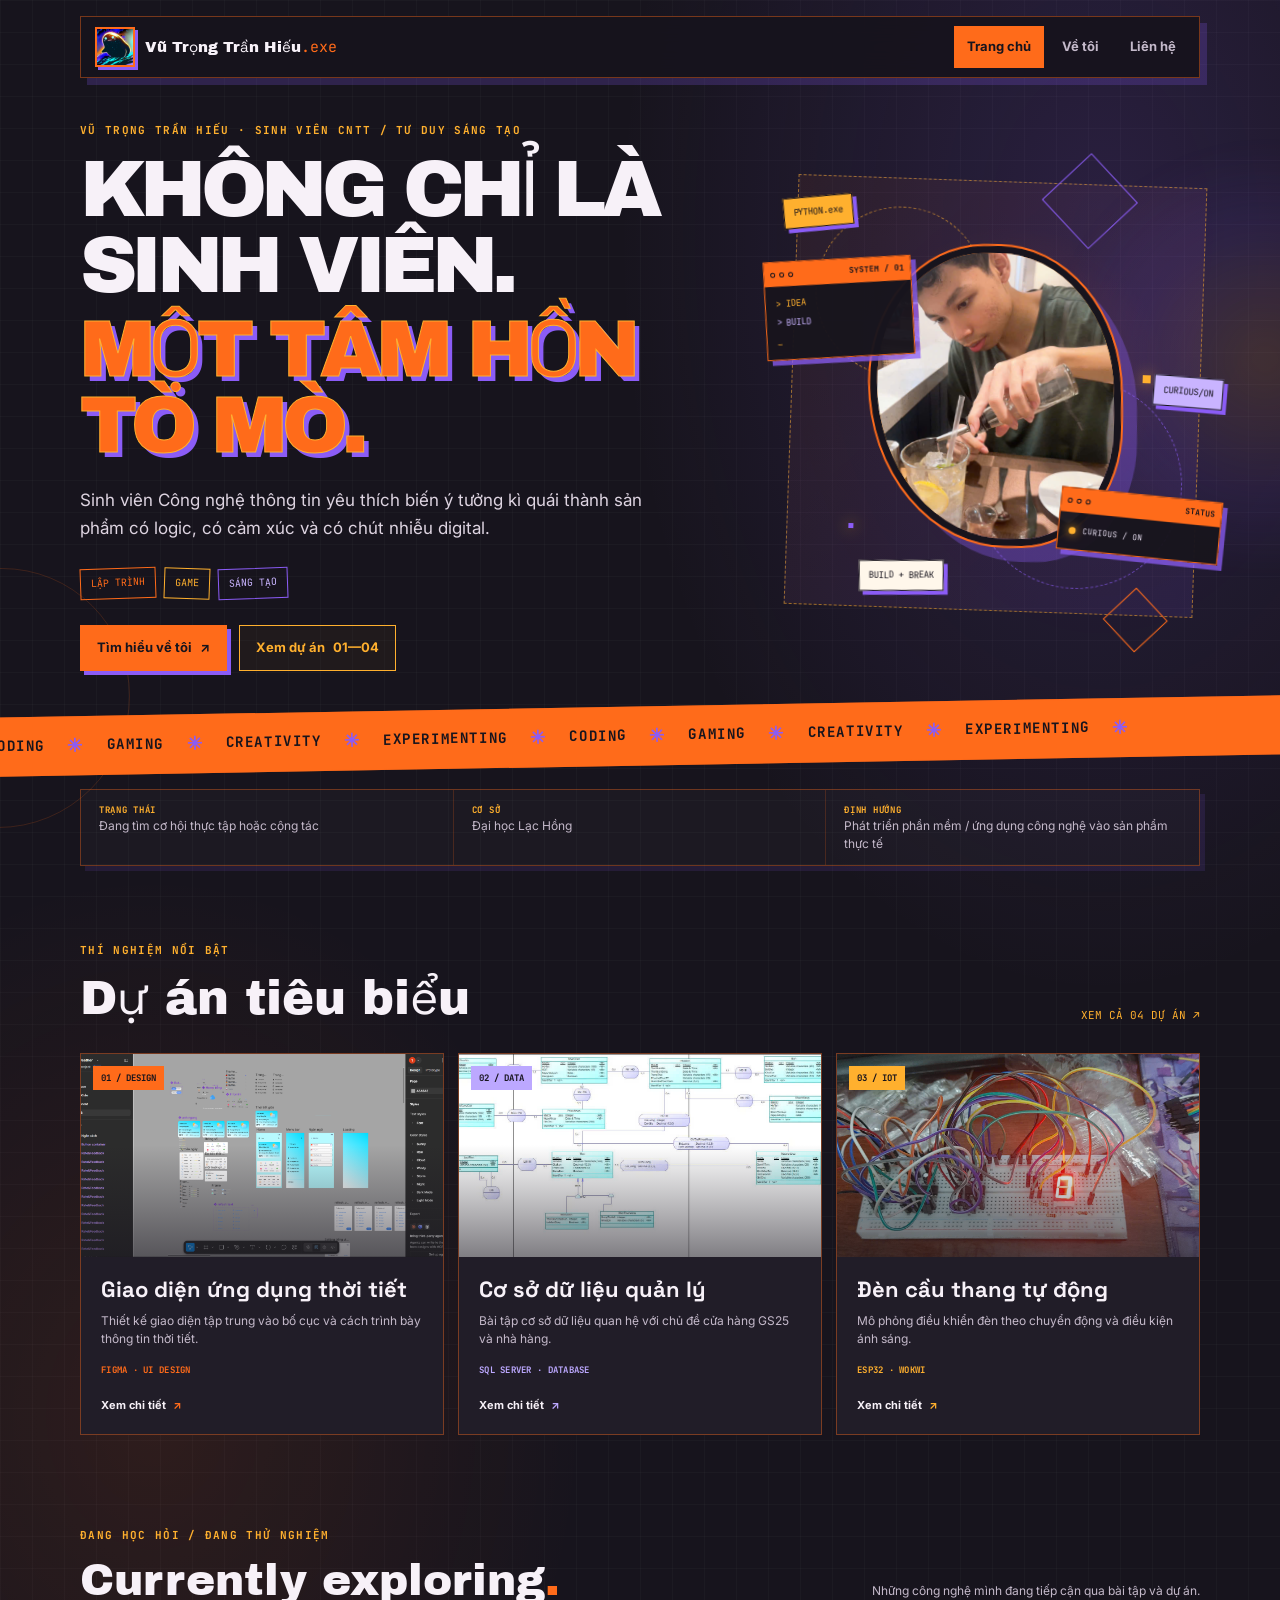
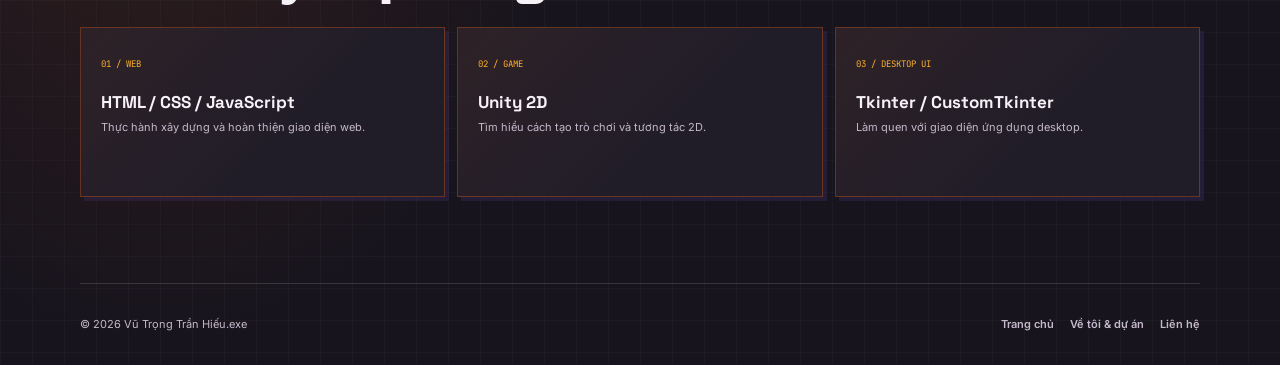
<file: index.html>
<!DOCTYPE html>
<html lang="vi">
<head>
  <meta charset="UTF-8">
  <meta name="viewport" content="width=device-width, initial-scale=1.0">
  <meta name="description" content="CV điện tử của Vũ Trọng Trần Hiếu, sinh viên Công nghệ thông tin tại Đại học Lạc Hồng.">
  <meta name="theme-color" content="#17141D">
  <title>Vũ Trọng Trần Hiếu | CV điện tử</title>
  <link rel="preconnect" href="https://fonts.googleapis.com">
  <link rel="preconnect" href="https://fonts.gstatic.com" crossorigin>
  <link href="https://fonts.googleapis.com/css2?family=Archivo+Black&family=Inter:wght@400;500;600;700&family=JetBrains+Mono:wght@500;700&family=Space+Grotesk:wght@500;600;700&display=swap" rel="stylesheet">
  <link rel="stylesheet" href="styles.css">
</head>
<body class="page-home">
  <nav class="nav" aria-label="Điều hướng chính">
    <a class="brand" href="index.html" aria-label="Về trang chủ Vũ Trọng Trần Hiếu.exe">
      <span class="brand-mark"><img src="images/logo.jpg" alt="" aria-hidden="true"></span>
      <span class="brand-name">Vũ Trọng Trần Hiếu<span class="brand-dot">.exe</span></span>
    </a>
    <button class="menu-toggle" type="button" aria-expanded="false" aria-controls="nav-links" aria-label="Mở menu">
      <span></span><span></span><span></span>
    </button>
    <div class="nav-links" id="nav-links">
      <a class="active" href="index.html" aria-current="page">Trang chủ</a>
      <a href="portfolio.html">Về tôi</a>
      <a href="contact.html">Liên hệ</a>
    </div>
  </nav>

  <main>
    <section class="hero section" aria-labelledby="home-title">
      <div class="hero-content">
        <p class="eyebrow">Vũ Trọng Trần Hiếu · SINH VIÊN CNTT / TƯ DUY SÁNG TẠO</p>
        <h1 id="home-title" class="glitch"><span class="title-main">KHÔNG CHỈ LÀ<br>SINH VIÊN.</span><span class="title-highlight">MỘT TÂM HỒN<br>TÒ MÒ.</span></h1>
        <p class="hero-summary">
          Sinh viên Công nghệ thông tin yêu thích biến ý tưởng kì quái thành sản phẩm có logic, có cảm xúc và có chút nhiễu digital.
        </p>
        <div class="chaos-tags" aria-label="Lĩnh vực quan tâm">
          <span>LẬP TRÌNH</span><span>GAME</span><span>SÁNG TẠO</span>
        </div>
        <div class="hero-actions">
          <a class="button primary" href="portfolio.html">Tìm hiểu về tôi <span aria-hidden="true">↗</span></a>
          <a class="button secondary" href="portfolio.html#projects">Xem dự án <span aria-hidden="true">01—04</span></a>
        </div>
      </div>
      <div class="hero-art" aria-label="Minh họa thế giới công nghệ sáng tạo">
        <div class="pixel-orbit orbit-a"></div>
        <div class="pixel-orbit orbit-b"></div>
        <div class="orbit-ring ring-a"></div>
        <div class="orbit-ring ring-b"></div>
        <div class="hero-avatar">
          <img src="images/avatar.jpg" alt="Ảnh đại diện Vũ Trọng Trần Hiếu">
        </div>
        <div class="mini-window code-window" aria-hidden="true">
          <div class="window-bar"><span></span><span></span><span></span><b>SYSTEM / 01</b></div>
          <div class="window-content"><i>&gt; IDEA</i><i>&gt; BUILD</i><i class="window-cursor">_</i></div>
        </div>
        <div class="mini-window status-window" aria-hidden="true">
          <div class="window-bar"><span></span><span></span><span></span><b>STATUS</b></div>
          <div class="status-content"><span></span> CURIOUS / ON</div>
        </div>
        <span class="pixel-spark spark-a" aria-hidden="true"></span>
        <span class="pixel-spark spark-b" aria-hidden="true"></span>
        <div class="floating-note note-a">PYTHON.exe</div>
        <div class="floating-note note-b">CURIOUS/ON</div>
        <div class="floating-note note-c">BUILD + BREAK</div>
      </div>
    </section>

    <section class="ticker" aria-label="Lĩnh vực quan tâm">
      <p class="visually-hidden">Coding, gaming, creativity, experimenting.</p>
      <div class="ticker-track" aria-hidden="true">
        <span>CODING</span><i>✳</i><span>GAMING</span><i>✳</i><span>CREATIVITY</span><i>✳</i><span>EXPERIMENTING</span><i>✳</i>
        <span>CODING</span><i>✳</i><span>GAMING</span><i>✳</i><span>CREATIVITY</span><i>✳</i><span>EXPERIMENTING</span><i>✳</i>
      </div>
    </section>

    <section class="hero-meta section" aria-label="Thông tin chính">
      <div><strong>TRẠNG THÁI</strong><span>Đang tìm cơ hội thực tập hoặc cộng tác</span></div>
      <div><strong>CƠ SỞ</strong><span>Đại học Lạc Hồng</span></div>
      <div><strong>ĐỊNH HƯỚNG</strong><span>Phát triển phần mềm / ứng dụng công nghệ vào sản phẩm thực tế</span></div>
    </section>

    <section class="featured-projects section reveal" aria-labelledby="featured-title">
      <header class="section-heading">
        <div><p class="eyebrow">Thí nghiệm nổi bật</p><h2 id="featured-title">Dự án tiêu biểu</h2></div>
        <a class="section-count" href="portfolio.html#projects">XEM CẢ 04 DỰ ÁN ↗</a>
      </header>
      <div class="featured-grid">
        <a class="featured-card orange" href="portfolio.html#project-weather">
          <div class="featured-media">
            <img src="images/figma-weather-1.png" alt="Bản thiết kế Figma cho ứng dụng thời tiết" loading="lazy">
            <span class="featured-index">01 / DESIGN</span>
          </div>
          <div class="featured-body">
            <h3>Giao diện ứng dụng thời tiết</h3>
            <p>Thiết kế giao diện tập trung vào bố cục và cách trình bày thông tin thời tiết.</p>
            <span class="featured-tech">FIGMA · UI DESIGN</span>
            <span class="featured-cta">Xem chi tiết <span aria-hidden="true">↗</span></span>
          </div>
        </a>
        <a class="featured-card purple" href="portfolio.html#project-database">
          <div class="featured-media">
            <img src="images/sql-model-1.jpg" alt="Mô hình cơ sở dữ liệu SQL Server cho cửa hàng và nhà hàng" loading="lazy">
            <span class="featured-index">02 / DATA</span>
          </div>
          <div class="featured-body">
            <h3>Cơ sở dữ liệu quản lý</h3>
            <p>Bài tập cơ sở dữ liệu quan hệ với chủ đề cửa hàng GS25 và nhà hàng.</p>
            <span class="featured-tech">SQL SERVER · DATABASE</span>
            <span class="featured-cta">Xem chi tiết <span aria-hidden="true">↗</span></span>
          </div>
        </a>
        <a class="featured-card amber" href="portfolio.html#project-stair-light">
          <div class="featured-media">
            <img src="images/wokwi-stair-light.jpg" alt="Mô phỏng hệ thống đèn cầu thang tự động trên Wokwi" loading="lazy">
            <span class="featured-index">03 / IOT</span>
          </div>
          <div class="featured-body">
            <h3>Đèn cầu thang tự động</h3>
            <p>Mô phỏng điều khiển đèn theo chuyển động và điều kiện ánh sáng.</p>
            <span class="featured-tech">ESP32 · WOKWI</span>
            <span class="featured-cta">Xem chi tiết <span aria-hidden="true">↗</span></span>
          </div>
        </a>
      </div>
    </section>

    <section class="exploring section reveal" aria-labelledby="exploring-title">
      <header class="exploring-heading">
        <div>
          <p class="eyebrow">Đang học hỏi / Đang thử nghiệm</p>
          <h2 id="exploring-title">Currently exploring<span>.</span></h2>
        </div>
        <p>Những công nghệ mình đang tiếp cận qua bài tập và dự án.</p>
      </header>
      <div class="exploring-grid">
        <article class="exploring-card">
          <span>01 / WEB</span>
          <h3>HTML / CSS / JavaScript</h3>
          <p>Thực hành xây dựng và hoàn thiện giao diện web.</p>
        </article>
        <article class="exploring-card">
          <span>02 / GAME</span>
          <h3>Unity 2D</h3>
          <p>Tìm hiểu cách tạo trò chơi và tương tác 2D.</p>
        </article>
        <article class="exploring-card">
          <span>03 / DESKTOP UI</span>
          <h3>Tkinter / CustomTkinter</h3>
          <p>Làm quen với giao diện ứng dụng desktop.</p>
        </article>
      </div>
    </section>
  </main>

  <footer>
    <p>© <span id="year"></span> Vũ Trọng Trần Hiếu.exe</p>
    <nav class="footer-links" aria-label="Liên kết chân trang">
      <a href="index.html">Trang chủ</a>
      <a href="portfolio.html">Về tôi &amp; dự án</a>
      <a href="contact.html">Liên hệ</a>
    </nav>
  </footer>

  <script src="script.js"></script>
</body>
</html>
</file>
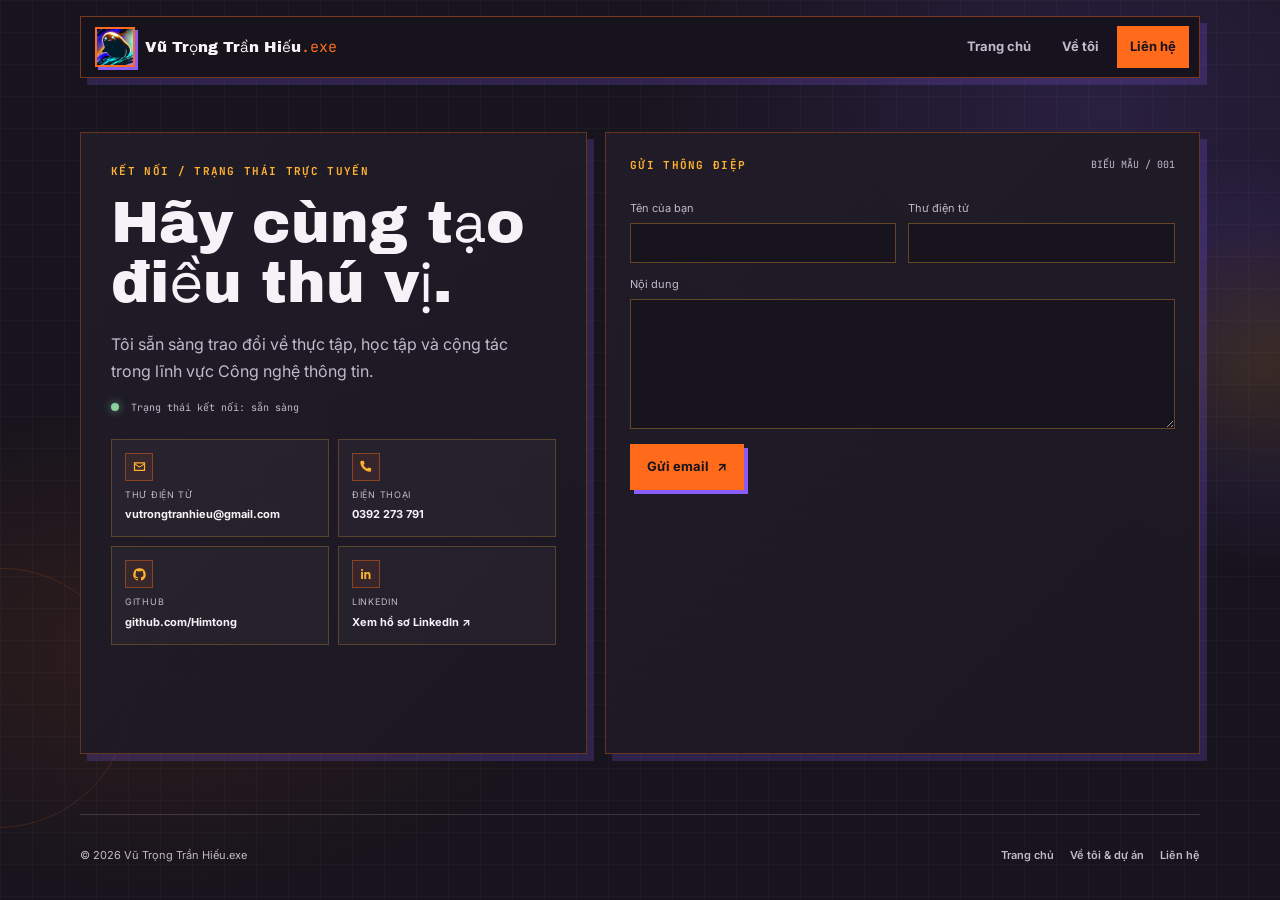
<file: contact.html>
<!DOCTYPE html>
<html lang="vi">
<head>
  <meta charset="UTF-8">
  <meta name="viewport" content="width=device-width, initial-scale=1.0">
  <meta name="description" content="Liên hệ với Vũ Trọng Trần Hiếu về cơ hội thực tập, học tập và cộng tác.">
  <meta name="theme-color" content="#17141D">
  <title>Vũ Trọng Trần Hiếu | Liên hệ</title>
  <link rel="preconnect" href="https://fonts.googleapis.com">
  <link rel="preconnect" href="https://fonts.gstatic.com" crossorigin>
  <link href="https://fonts.googleapis.com/css2?family=Archivo+Black&family=Inter:wght@400;500;600;700&family=JetBrains+Mono:wght@500;700&family=Space+Grotesk:wght@500;600;700&display=swap" rel="stylesheet">
  <link rel="stylesheet" href="styles.css">
</head>
<body class="page-contact">
  <nav class="nav" aria-label="Điều hướng chính">
    <a class="brand" href="index.html" aria-label="Về trang chủ Vũ Trọng Trần Hiếu.exe">
      <span class="brand-mark"><img src="images/logo.jpg" alt="" aria-hidden="true"></span>
      <span class="brand-name">Vũ Trọng Trần Hiếu<span class="brand-dot">.exe</span></span>
    </a>
    <button class="menu-toggle" type="button" aria-expanded="false" aria-controls="nav-links" aria-label="Mở menu">
      <span></span><span></span><span></span>
    </button>
    <div class="nav-links" id="nav-links">
      <a href="index.html">Trang chủ</a>
      <a href="portfolio.html">Về tôi</a>
      <a class="active" href="contact.html" aria-current="page">Liên hệ</a>
    </div>
  </nav>

  <main>
    <section class="contact section" aria-labelledby="contact-title">
      <div class="contact-card">
        <div>
          <p class="eyebrow">Kết nối / TRẠNG THÁI TRỰC TUYẾN</p>
          <h2 id="contact-title">Hãy cùng tạo<br>điều thú vị.</h2>
          <p>Tôi sẵn sàng trao đổi về thực tập, học tập và cộng tác trong lĩnh vực Công nghệ thông tin.</p>
          <div class="terminal-status"><span></span> Trạng thái kết nối: sẵn sàng</div>
        </div>
        <div class="contact-links">
          <a class="contact-item" href="mailto:vutrongtranhieu@gmail.com">
            <span class="contact-icon" aria-hidden="true">
              <svg viewBox="0 0 24 24"><path d="M3 5h18v14H3V5Zm2 2 7 5 7-5H5Zm14 10V9l-7 5-7-5v8h14Z"/></svg>
            </span>
            <span>Thư điện tử</span>
            <strong class="contact-email">vutrongtranhieu@gmail.com</strong>
          </a>
          <a class="contact-item" href="tel:+84392273791">
            <span class="contact-icon" aria-hidden="true">
              <svg viewBox="0 0 24 24"><path d="M6.6 2.9 9.4 3l1.1 5-2 1.5a16 16 0 0 0 6 6l1.5-2 5 1.1.1 2.8a2.7 2.7 0 0 1-2.7 3A16.5 16.5 0 0 1 3.6 5.6a2.7 2.7 0 0 1 3-2.7Z"/></svg>
            </span>
            <span>Điện thoại</span>
            <strong>0392 273 791</strong>
          </a>
          <a class="contact-item" href="https://github.com/Himtong" target="_blank" rel="noopener noreferrer">
            <span class="contact-icon" aria-hidden="true">
              <svg viewBox="0 0 24 24"><path d="M12 2a10 10 0 0 0-3.16 19.49c.5.09.68-.22.68-.49v-1.9c-2.78.61-3.37-1.18-3.37-1.18-.45-1.16-1.11-1.47-1.11-1.47-.91-.62.07-.61.07-.61 1 .07 1.53 1.03 1.53 1.03.9 1.53 2.35 1.09 2.92.83.09-.65.35-1.09.64-1.34-2.22-.25-4.55-1.11-4.55-4.94 0-1.09.39-1.98 1.03-2.68-.1-.25-.45-1.27.1-2.65 0 0 .84-.27 2.75 1.02A9.6 9.6 0 0 1 12 6.76c.85 0 1.71.11 2.51.33 1.91-1.29 2.75-1.02 2.75-1.02.55 1.38.2 2.4.1 2.65.64.7 1.03 1.59 1.03 2.68 0 3.84-2.34 4.68-4.57 4.93.36.31.68.92.68 1.85V21c0 .27.18.58.69.49A10 10 0 0 0 12 2Z"/></svg>
            </span>
            <span>GitHub</span>
            <strong>github.com/Himtong</strong>
          </a>
          <a class="contact-item" href="https://www.linkedin.com/in/hi%E1%BA%BFu-tr%E1%BA%A7n-a291b0451/" target="_blank" rel="noopener noreferrer" aria-label="Mở hồ sơ LinkedIn của Vũ Trọng Trần Hiếu">
            <span class="contact-icon" aria-hidden="true">
              <svg viewBox="0 0 24 24"><path d="M5 8h3v11H5V8Zm1.5-5A1.8 1.8 0 1 1 6.5 6.6 1.8 1.8 0 0 1 6.5 3ZM10 8h3v1.5h.1A3.3 3.3 0 0 1 16.1 8c3.2 0 3.9 2.1 3.9 4.9V19h-3v-5.4c0-1.3 0-3-1.8-3s-2.1 1.4-2.1 2.9V19h-3V8Z"/></svg>
            </span>
            <span>LinkedIn</span>
            <strong>Xem hồ sơ LinkedIn ↗</strong>
          </a>
        </div>
      </div>
      <form class="contact-form reveal" id="contactForm" action="https://formsubmit.co/vutrongtranhieu@gmail.com" method="POST">
        <div class="form-heading"><p class="eyebrow">Gửi thông điệp</p><span>BIỂU MẪU / 001</span></div>
        <input type="hidden" name="_subject" value="Tin nhan moi tu Portfolio">
        <input type="hidden" name="_captcha" value="false">
        <input type="hidden" name="_template" value="table">
        <input type="hidden" name="_replyto" id="contact-replyto">
        <label for="contact-name">Tên của bạn
          <input id="contact-name" type="text" name="name" required minlength="2" maxlength="100" autocomplete="name">
        </label>
        <label for="contact-email">Thư điện tử
          <input id="contact-email" type="email" name="email" required maxlength="254" autocomplete="email">
        </label>
        <label for="contact-message">Nội dung
          <textarea id="contact-message" name="message" rows="5" required minlength="10" maxlength="5000"></textarea>
        </label>
        <label class="honeypot" aria-hidden="true">
          Không điền vào trường này
          <input type="text" name="website" tabindex="-1" autocomplete="off">
        </label>
        <button class="button primary" type="submit">Gửi email <span aria-hidden="true">↗</span></button>
        <p class="form-status" id="formStatus" role="status" aria-live="polite"></p>
      </form>
    </section>
  </main>

  <footer>
    <p>© <span id="year"></span> Vũ Trọng Trần Hiếu.exe</p>
    <nav class="footer-links" aria-label="Liên kết chân trang">
      <a href="index.html">Trang chủ</a>
      <a href="portfolio.html">Về tôi &amp; dự án</a>
      <a href="contact.html">Liên hệ</a>
    </nav>
  </footer>

  <script src="script.js" defer></script>
</body>
</html>
</file>
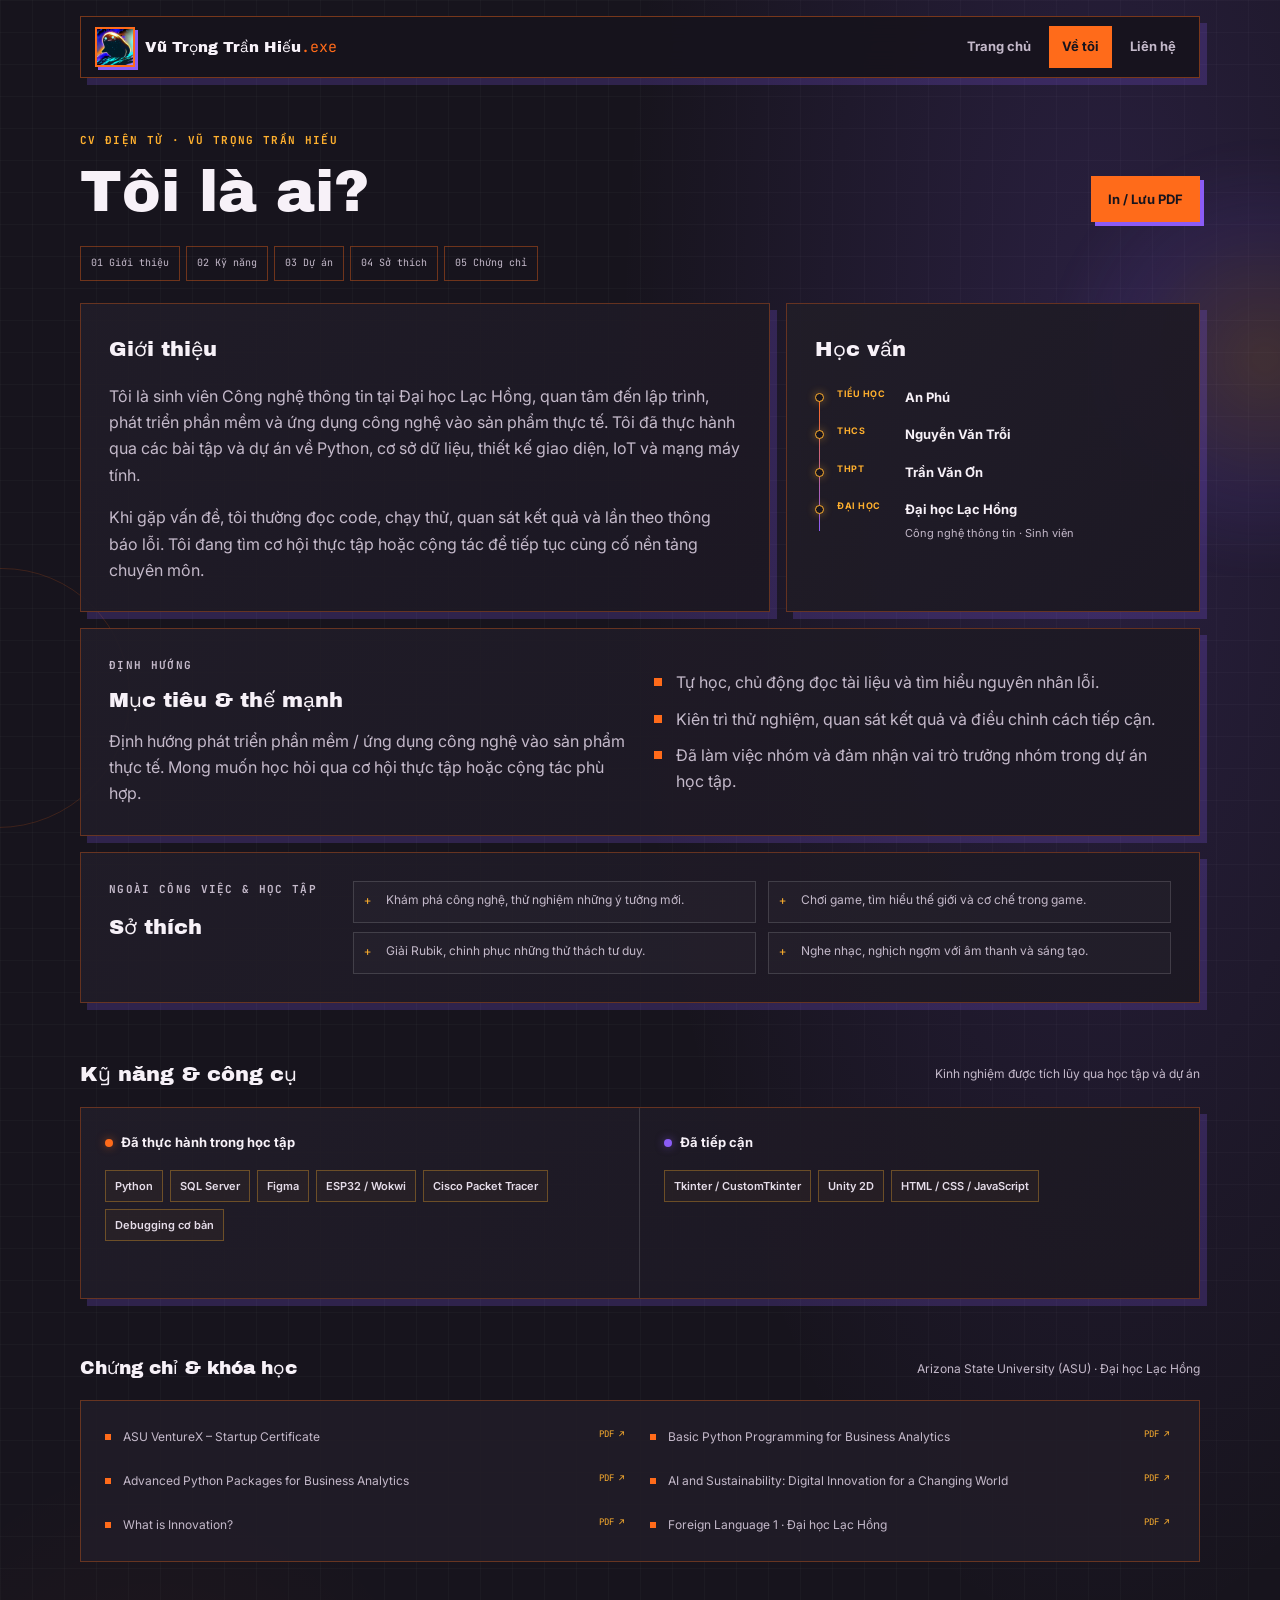
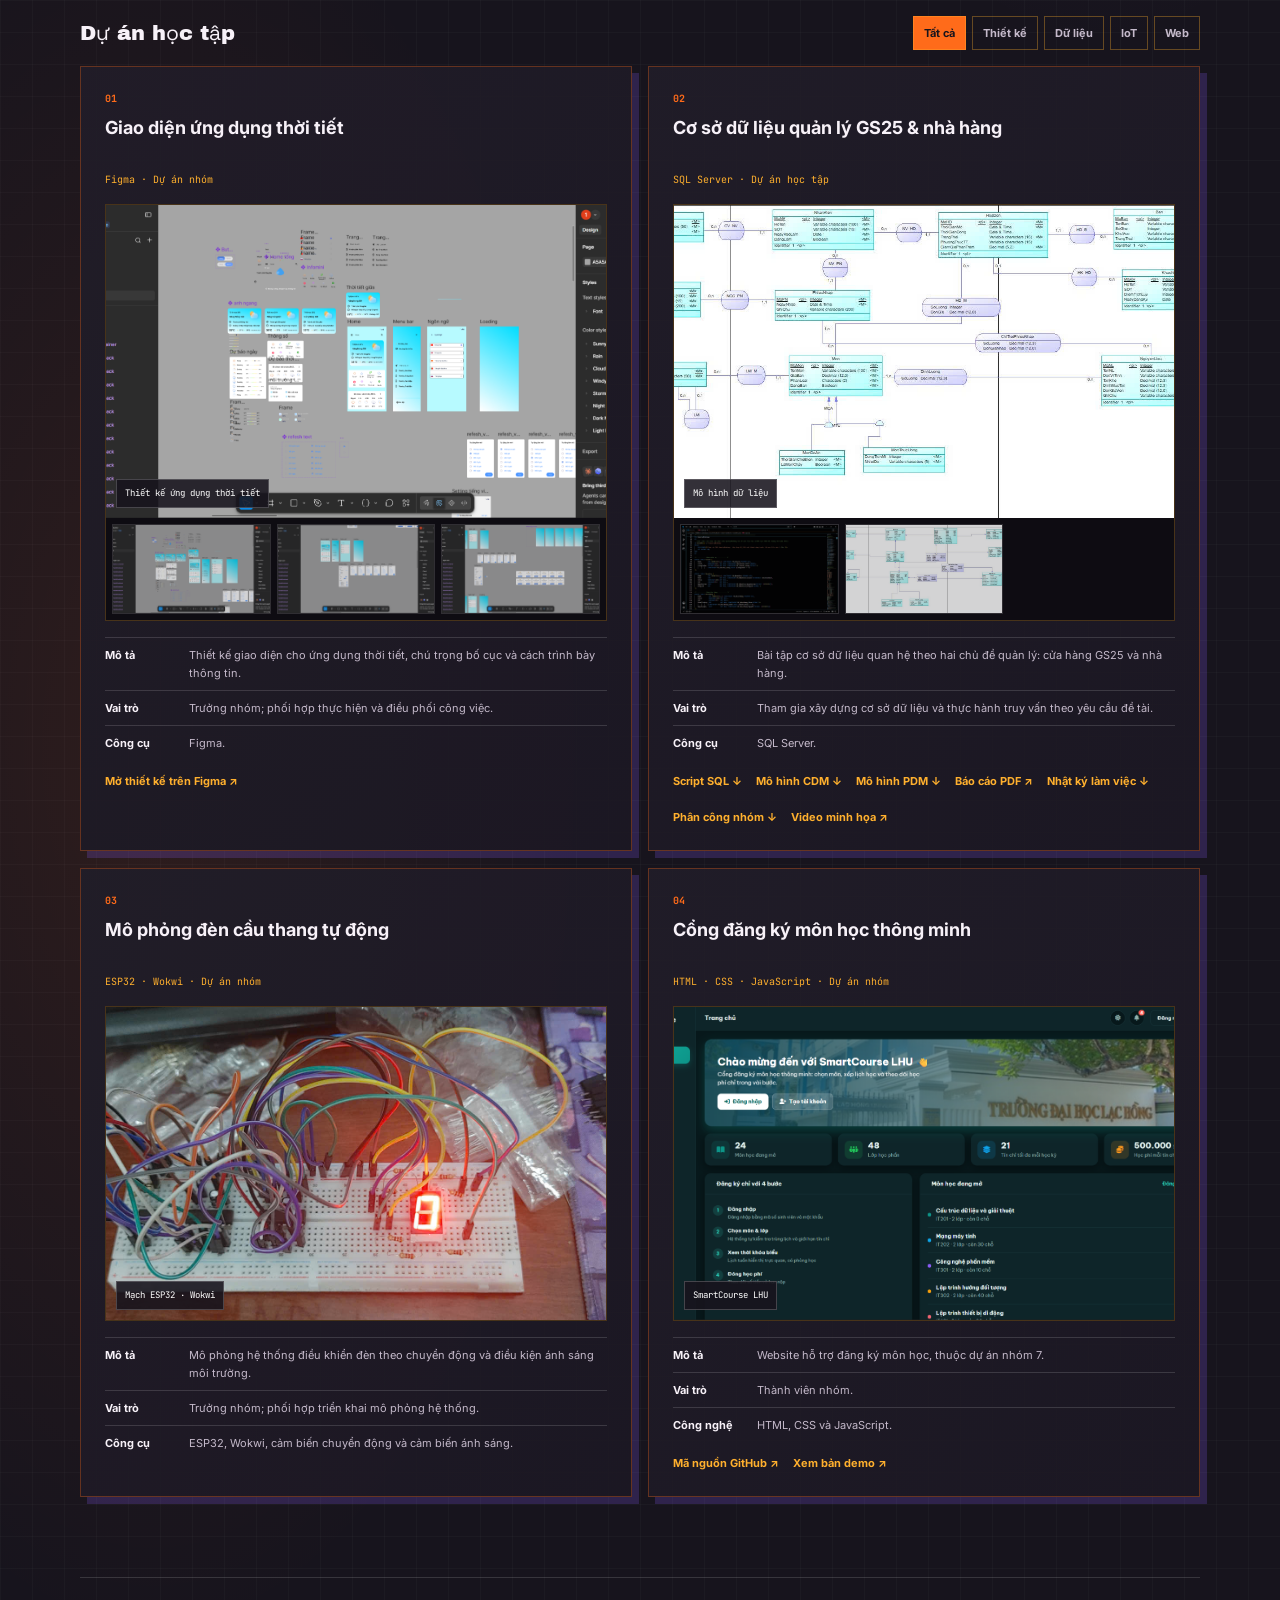
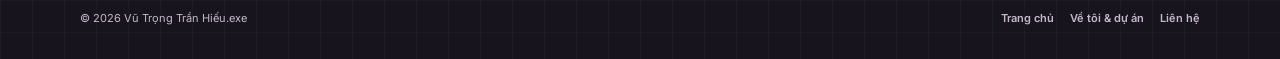
<file: portfolio.html>
<!DOCTYPE html>
<html lang="vi">
<head>
  <meta charset="UTF-8">
  <meta name="viewport" content="width=device-width, initial-scale=1.0">
  <meta name="description" content="Tìm hiểu về Vũ Trọng Trần Hiếu, học vấn, kỹ năng và các dự án học tập.">
  <meta name="theme-color" content="#17141D">
  <title>Vũ Trọng Trần Hiếu | Tôi là ai?</title>
  <link rel="preconnect" href="https://fonts.googleapis.com">
  <link rel="preconnect" href="https://fonts.gstatic.com" crossorigin>
  <link href="https://fonts.googleapis.com/css2?family=Archivo+Black&family=Inter:wght@400;500;600;700&family=JetBrains+Mono:wght@500;700&family=Space+Grotesk:wght@500;600;700&display=swap" rel="stylesheet">
  <link rel="stylesheet" href="styles.css">
</head>
<body class="page-portfolio">
  <nav class="nav" aria-label="Điều hướng chính">
    <a class="brand" href="index.html" aria-label="Về trang chủ Vũ Trọng Trần Hiếu.exe">
      <span class="brand-mark"><img src="images/logo.jpg" alt="" aria-hidden="true"></span>
      <span class="brand-name">Vũ Trọng Trần Hiếu<span class="brand-dot">.exe</span></span>
    </a>
    <button class="menu-toggle" type="button" aria-expanded="false" aria-controls="nav-links" aria-label="Mở menu">
      <span></span><span></span><span></span>
    </button>
    <div class="nav-links" id="nav-links">
      <a href="index.html">Trang chủ</a>
      <a class="active" href="portfolio.html" aria-current="page">Về tôi</a>
      <a href="contact.html">Liên hệ</a>
    </div>
  </nav>

  <main>
    <section class="portfolio section" aria-labelledby="portfolio-title">
      <header class="section-heading">
        <div>
          <p class="eyebrow">CV điện tử · Vũ Trọng Trần Hiếu</p>
          <h1 id="portfolio-title">Tôi là ai?</h1>
        </div>
        <button class="button primary print-button" type="button">In / Lưu PDF</button>
      </header>

      <nav class="profile-dock" aria-label="Mục trong hồ sơ">
        <a href="#about">01 Giới thiệu</a>
        <a href="#skills">02 Kỹ năng</a>
        <a href="#projects">03 Dự án</a>
        <a href="#interests">04 Sở thích</a>
        <a href="#certificates">05 Chứng chỉ</a>
      </nav>

      <div class="intro-grid">
        <article class="panel about-panel" id="about">
          <h3>Giới thiệu</h3>
          <p>
            Tôi là sinh viên Công nghệ thông tin tại Đại học Lạc Hồng, quan tâm đến lập trình,
            phát triển phần mềm và ứng dụng công nghệ vào sản phẩm thực tế. Tôi đã thực hành qua
            các bài tập và dự án về Python, cơ sở dữ liệu, thiết kế giao diện, IoT và mạng máy tính.
          </p>
          <p>
            Khi gặp vấn đề, tôi thường đọc code, chạy thử, quan sát kết quả và lần theo thông báo lỗi.
            Tôi đang tìm cơ hội thực tập hoặc cộng tác để tiếp tục củng cố nền tảng chuyên môn.
          </p>
        </article>

        <article class="panel education-panel">
          <h3>Học vấn</h3>
          <ol class="education-path">
            <li>
              <span>Tiểu học</span>
              <strong>An Phú</strong>
            </li>
            <li>
              <span>THCS</span>
              <strong>Nguyễn Văn Trỗi</strong>
            </li>
            <li>
              <span>THPT</span>
              <strong>Trần Văn Ơn</strong>
            </li>
            <li>
              <span>Đại học</span>
              <strong>Đại học Lạc Hồng</strong>
              <small>Công nghệ thông tin · Sinh viên</small>
            </li>
          </ol>
        </article>
      </div>

      <article class="panel strengths-panel">
        <div>
          <p class="eyebrow">Định hướng</p>
          <h3>Mục tiêu &amp; thế mạnh</h3>
          <p>Định hướng phát triển phần mềm / ứng dụng công nghệ vào sản phẩm thực tế. Mong muốn học hỏi qua cơ hội thực tập hoặc cộng tác phù hợp.</p>
        </div>
        <ul class="check-list">
          <li>Tự học, chủ động đọc tài liệu và tìm hiểu nguyên nhân lỗi.</li>
          <li>Kiên trì thử nghiệm, quan sát kết quả và điều chỉnh cách tiếp cận.</li>
          <li>Đã làm việc nhóm và đảm nhận vai trò trưởng nhóm trong dự án học tập.</li>
        </ul>
      </article>

      <article class="panel interests-panel" id="interests">
        <div>
          <p class="eyebrow">Ngoài công việc &amp; học tập</p>
          <h3>Sở thích</h3>
        </div>
        <ul class="interests-list">
          <li>Khám phá công nghệ, thử nghiệm những ý tưởng mới.</li>
          <li>Chơi game, tìm hiểu thế giới và cơ chế trong game.</li>
          <li>Giải Rubik, chinh phục những thử thách tư duy.</li>
          <li>Nghe nhạc, nghịch ngợm với âm thanh và sáng tạo.</li>
        </ul>
      </article>

      <div class="skills-section" id="skills">
        <div class="subheading-row">
          <h3>Kỹ năng &amp; công cụ</h3>
          <p>Kinh nghiệm được tích lũy qua học tập và dự án</p>
        </div>
        <div class="skill-columns">
          <article class="skill-group">
            <h4><span class="status-dot known"></span>Đã thực hành trong học tập</h4>
            <div class="tag-list">
              <span>Python</span>
              <span>SQL Server</span>
              <span>Figma</span>
              <span>ESP32 / Wokwi</span>
              <span>Cisco Packet Tracer</span>
              <span>Debugging cơ bản</span>
            </div>
          </article>
          <article class="skill-group">
            <h4><span class="status-dot exposed"></span>Đã tiếp cận</h4>
            <div class="tag-list">
              <span>Tkinter / CustomTkinter</span>
              <span>Unity 2D</span>
              <span>HTML / CSS / JavaScript</span>
            </div>
          </article>
        </div>
      </div>

      <div class="certificates-section" id="certificates">
        <div class="subheading-row">
          <h3>Chứng chỉ &amp; khóa học</h3>
          <p>Arizona State University (ASU) · Đại học Lạc Hồng</p>
        </div>
        <ul class="certificate-list">
          <li><a href="certificates/asu-venturex-startup.pdf" target="_blank" rel="noopener noreferrer">ASU VentureX – Startup Certificate <span>PDF ↗</span></a></li>
          <li><a href="certificates/basic-python-business-analytics.pdf" target="_blank" rel="noopener noreferrer">Basic Python Programming for Business Analytics <span>PDF ↗</span></a></li>
          <li><a href="certificates/advanced-python-packages-business-analytics.pdf" target="_blank" rel="noopener noreferrer">Advanced Python Packages for Business Analytics <span>PDF ↗</span></a></li>
          <li><a href="certificates/ai-and-sustainability-digital-innovation.pdf" target="_blank" rel="noopener noreferrer">AI and Sustainability: Digital Innovation for a Changing World <span>PDF ↗</span></a></li>
          <li><a href="certificates/what-is-innovation.pdf" target="_blank" rel="noopener noreferrer">What is Innovation? <span>PDF ↗</span></a></li>
          <li><a href="certificates/foreign-language-1.pdf" target="_blank" rel="noopener noreferrer">Foreign Language 1 · Đại học Lạc Hồng <span>PDF ↗</span></a></li>
        </ul>
      </div>

      <div class="projects-section" id="projects">
        <div class="subheading-row project-heading">
          <h3>Dự án học tập</h3>
          <div class="project-filter" aria-label="Lọc dự án">
            <button class="filter-button active" type="button" data-filter="all" aria-pressed="true">Tất cả</button>
            <button class="filter-button" type="button" data-filter="design" aria-pressed="false">Thiết kế</button>
            <button class="filter-button" type="button" data-filter="data" aria-pressed="false">Dữ liệu</button>
            <button class="filter-button" type="button" data-filter="iot" aria-pressed="false">IoT</button>
            <button class="filter-button" type="button" data-filter="web" aria-pressed="false">Web</button>
          </div>
        </div>

        <div class="project-grid">
          <article class="project-card" id="project-weather" data-category="design">
            <div class="project-index">01</div>
            <h4>Giao diện ứng dụng thời tiết</h4>
            <p class="project-tool">Figma · Dự án nhóm</p>
            <figure class="project-preview">
              <a href="images/figma-weather-1.png" target="_blank" rel="noopener noreferrer" aria-label="Xem toàn màn hình thiết kế ứng dụng thời tiết">
                <img src="images/figma-weather-1.png" alt="Bảng thiết kế Figma cho ứng dụng thời tiết" loading="lazy">
                <span class="preview-label">Thiết kế ứng dụng thời tiết</span>
              </a>
              <div class="preview-thumbnails" aria-label="Các hình ảnh minh họa dự án">
                <a href="images/figma-weather-1.png" target="_blank" rel="noopener noreferrer" aria-label="Xem hình minh họa thiết kế chính">
                  <img src="images/figma-weather-1.png" alt="" loading="lazy">
                </a>
                <a href="images/figma-weather-2.png" target="_blank" rel="noopener noreferrer" aria-label="Xem hình minh họa màn hình ứng dụng">
                  <img src="images/figma-weather-2.png" alt="" loading="lazy">
                </a>
                <a href="images/figma-weather-3.png" target="_blank" rel="noopener noreferrer" aria-label="Xem hình minh họa trạng thái giao diện">
                  <img src="images/figma-weather-3.png" alt="" loading="lazy">
                </a>
              </div>
            </figure>
            <dl>
              <div><dt>Mô tả</dt><dd>Thiết kế giao diện cho ứng dụng thời tiết, chú trọng bố cục và cách trình bày thông tin.</dd></div>
              <div><dt>Vai trò</dt><dd>Trưởng nhóm; phối hợp thực hiện và điều phối công việc.</dd></div>
              <div><dt>Công cụ</dt><dd>Figma.</dd></div>
            </dl>
            <a class="project-link" href="https://www.figma.com/design/VU7wLxY3vJ3nm89R7u9wSJ/AppWeather?node-id=0-1&amp;t=5RWkTP7qgzZSsjha-1" target="_blank" rel="noopener noreferrer">Mở thiết kế trên Figma ↗</a>
          </article>

          <article class="project-card" id="project-database" data-category="data">
            <div class="project-index">02</div>
            <h4>Cơ sở dữ liệu quản lý GS25 &amp; nhà hàng</h4>
            <p class="project-tool">SQL Server · Dự án học tập</p>
            <figure class="project-preview">
              <a href="images/sql-model-1.jpg" target="_blank" rel="noopener noreferrer" aria-label="Xem mô hình dữ liệu SQL Server">
                <img src="images/sql-model-1.jpg" alt="Mô hình dữ liệu quan hệ của đồ án SQL Server" loading="lazy">
                <span class="preview-label">Mô hình dữ liệu</span>
              </a>
              <div class="preview-thumbnails" aria-label="Ảnh và tài liệu quá trình đồ án SQL">
                <a href="images/sql-script-progress.png" target="_blank" rel="noopener noreferrer" aria-label="Xem ảnh quá trình viết script SQL">
                  <img src="images/sql-script-progress.png" alt="" loading="lazy">
                </a>
                <a href="images/sql-model-2.jpg" target="_blank" rel="noopener noreferrer" aria-label="Xem mô hình dữ liệu thứ hai">
                  <img src="images/sql-model-2.jpg" alt="" loading="lazy">
                </a>
              </div>
            </figure>
            <dl>
              <div><dt>Mô tả</dt><dd>Bài tập cơ sở dữ liệu quan hệ theo hai chủ đề quản lý: cửa hàng GS25 và nhà hàng.</dd></div>
              <div><dt>Vai trò</dt><dd>Tham gia xây dựng cơ sở dữ liệu và thực hành truy vấn theo yêu cầu đề tài.</dd></div>
              <div><dt>Công cụ</dt><dd>SQL Server.</dd></div>
            </dl>
            <div class="project-links">
              <a class="project-link" href="project-files/sql/script.sql" download>Script SQL ↓</a>
              <a class="project-link" href="project-files/sql/ConceptualDataModel_1.cdm" download>Mô hình CDM ↓</a>
              <a class="project-link" href="project-files/sql/ConceptualDataModel_1.pdm" download>Mô hình PDM ↓</a>
              <a class="project-link" href="project-files/sql/HQTCSDL_Nhom7_DeTai13.pdf" target="_blank" rel="noopener noreferrer">Báo cáo PDF ↗</a>
              <a class="project-link" href="project-files/sql/Nhat_ky_lam_viec_nhom7.xlsx" download>Nhật ký làm việc ↓</a>
              <a class="project-link" href="project-files/sql/Phan_chia_cong_viec_nhom7.xlsx" download>Phân công nhóm ↓</a>
              <a class="project-link" href="images/sql-project-video.mp4" target="_blank" rel="noopener noreferrer">Video minh họa ↗</a>
            </div>
          </article>

          <article class="project-card" id="project-stair-light" data-category="iot">
            <div class="project-index">03</div>
            <h4>Mô phỏng đèn cầu thang tự động</h4>
            <p class="project-tool">ESP32 · Wokwi · Dự án nhóm</p>
            <figure class="project-preview">
              <a href="images/wokwi-stair-light.jpg" target="_blank" rel="noopener noreferrer" aria-label="Xem ảnh mô phỏng đèn cầu thang trên Wokwi">
                <img src="images/wokwi-stair-light.jpg" alt="Mạch ESP32 điều khiển đèn cầu thang mô phỏng trên Wokwi" loading="lazy">
                <span class="preview-label">Mạch ESP32 · Wokwi</span>
              </a>
            </figure>
            <dl>
              <div><dt>Mô tả</dt><dd>Mô phỏng hệ thống điều khiển đèn theo chuyển động và điều kiện ánh sáng môi trường.</dd></div>
              <div><dt>Vai trò</dt><dd>Trưởng nhóm; phối hợp triển khai mô phỏng hệ thống.</dd></div>
              <div><dt>Công cụ</dt><dd>ESP32, Wokwi, cảm biến chuyển động và cảm biến ánh sáng.</dd></div>
            </dl>
          </article>

          <article class="project-card" data-category="web">
            <div class="project-index">04</div>
            <h4>Cổng đăng ký môn học thông minh</h4>
            <p class="project-tool">HTML · CSS · JavaScript · Dự án nhóm</p>
            <figure class="project-preview">
              <a href="images/smart-course-web.png" target="_blank" rel="noopener noreferrer" aria-label="Xem toàn màn hình website đăng ký môn học">
                <img src="images/smart-course-web.png" alt="Giao diện trang chủ SmartCourse LHU" loading="lazy">
                <span class="preview-label">SmartCourse LHU</span>
              </a>
            </figure>
            <dl>
              <div><dt>Mô tả</dt><dd>Website hỗ trợ đăng ký môn học, thuộc dự án nhóm 7.</dd></div>
              <div><dt>Vai trò</dt><dd>Thành viên nhóm.</dd></div>
              <div><dt>Công nghệ</dt><dd>HTML, CSS và JavaScript.</dd></div>
            </dl>
            <div class="project-links">
              <a class="project-link" href="https://github.com/NhatTan1308/website-cong-dk-monhoc-thongminh" target="_blank" rel="noopener noreferrer">Mã nguồn GitHub ↗</a>
              <a class="project-link" href="https://nhattan1308.github.io/website-cong-dk-monhoc-thongminh/" target="_blank" rel="noopener noreferrer">Xem bản demo ↗</a>
            </div>
          </article>
        </div>
      </div>
    </section>
  </main>

  <footer>
    <p>© <span id="year"></span> Vũ Trọng Trần Hiếu.exe</p>
    <nav class="footer-links" aria-label="Liên kết chân trang">
      <a href="index.html">Trang chủ</a>
      <a href="portfolio.html">Về tôi &amp; dự án</a>
      <a href="contact.html">Liên hệ</a>
    </nav>
  </footer>

  <script src="script.js"></script>
</body>
</html>
</file>
<file: styles.css>
/* Variables */
:root {
  color-scheme: dark;
  --bg: #17141d;
  --surface: #211d28;
  --surface-raised: #292430;
  --text: #f7f1f8;
  --muted: #c4b9ca;
  --line: rgba(255, 255, 255, .14);
  --orange: #ff6b1a;
  --amber: #ffb02e;
  --purple: #8b5cf6;
  --shadow-hard: 7px 7px 0 rgba(139, 92, 246, .22);
  --font-display: "Archivo Black", "Space Grotesk", sans-serif;
  --font-body: "Inter", Arial, sans-serif;
  --font-mono: "JetBrains Mono", monospace;
}

/* Reset */
*,
*::before,
*::after {
  box-sizing: border-box;
}

html {
  scroll-behavior: smooth;
}

body {
  position: relative;
  isolation: isolate;
  min-width: 320px;
  min-height: 100vh;
  margin: 0;
  overflow-x: hidden;
  color: var(--text);
  background:
    linear-gradient(rgba(255, 255, 255, .022) 1px, transparent 1px),
    linear-gradient(90deg, rgba(255, 255, 255, .022) 1px, transparent 1px),
    radial-gradient(ellipse at 86% 12%, rgba(139, 92, 246, .16), transparent 31%),
    radial-gradient(ellipse at 12% 72%, rgba(255, 107, 26, .10), transparent 27%),
    var(--bg);
  background-size: 32px 32px, 32px 32px, auto, auto, auto;
  font-family: var(--font-body);
  line-height: 1.65;
}

body::before,
body::after {
  position: fixed;
  z-index: -1;
  content: "";
  pointer-events: none;
}

body::before {
  top: 16%;
  right: -200px;
  width: 430px;
  height: 430px;
  border-radius: 50%;
  background: radial-gradient(circle, rgba(255, 176, 46, .14), rgba(139, 92, 246, .08) 45%, transparent 70%);
  filter: blur(12px);
}

body::after {
  bottom: 8%;
  left: -130px;
  width: 260px;
  height: 260px;
  border: 1px solid rgba(255, 107, 26, .17);
  border-radius: 42% 58% 60% 40%;
}

img,
svg {
  display: block;
  max-width: 100%;
}

button,
input,
textarea {
  font: inherit;
}

button,
a {
  -webkit-tap-highlight-color: transparent;
}

a {
  color: inherit;
  text-decoration: none;
}

button {
  color: inherit;
}

h1,
h2,
h3,
h4,
p {
  margin-top: 0;
}

section[id],
article[id],
div[id],
h2[id] {
  scroll-margin-top: 110px;
}

.visually-hidden {
  position: absolute !important;
  width: 1px !important;
  height: 1px !important;
  padding: 0 !important;
  overflow: hidden !important;
  clip: rect(0, 0, 0, 0) !important;
  white-space: nowrap !important;
  border: 0 !important;
}

/* Typography */
h1,
h2,
h3,
.brand-name {
  font-family: var(--font-display);
  font-weight: 400;
}

.eyebrow,
.brand-dot,
.hero-meta,
.chaos-tags,
.profile-dock,
.section-count,
.terminal-status,
.form-heading,
.project-index,
.project-tool,
.preview-label,
.ticker-track,
.window-bar,
.window-content,
.status-content {
  font-family: var(--font-mono);
}

.eyebrow {
  margin: 0 0 12px;
  color: var(--amber);
  font-size: 11px;
  font-weight: 700;
  letter-spacing: .12em;
  line-height: 1.6;
  text-transform: uppercase;
}

.section {
  width: min(1120px, calc(100% - 40px));
  margin-inline: auto;
  scroll-margin-top: 100px;
}

/* Navigation */
.nav {
  position: fixed;
  z-index: 20;
  top: 16px;
  left: 50%;
  display: flex;
  width: min(1120px, calc(100% - 36px));
  min-height: 62px;
  align-items: center;
  justify-content: space-between;
  padding: 8px 10px 8px 14px;
  transform: translateX(-50%);
  border: 1px solid rgba(255, 107, 26, .42);
  background: rgba(23, 20, 29, .94);
  box-shadow: var(--shadow-hard);
  backdrop-filter: blur(14px);
}

.brand {
  display: inline-flex;
  min-width: 0;
  align-items: center;
  gap: 10px;
}

.brand-mark {
  display: grid;
  width: 40px;
  height: 40px;
  flex: 0 0 auto;
  place-items: center;
  overflow: hidden;
  border: 2px solid var(--orange);
  background: #080b19;
  box-shadow: 3px 3px 0 var(--purple);
}

.brand-mark img {
  width: 100%;
  height: 100%;
  object-fit: cover;
}

.brand-name {
  overflow: hidden;
  font-size: clamp(11px, 1.5vw, 15px);
  line-height: 1.2;
  text-overflow: ellipsis;
  white-space: nowrap;
}

.brand-dot {
  color: var(--orange);
}

.nav-links {
  display: flex;
  align-items: center;
  gap: 5px;
}

.nav-links a {
  padding: 9px 12px;
  border: 1px solid transparent;
  color: var(--muted);
  font-size: 13px;
  font-weight: 700;
  transition: color .18s ease, background .18s ease, border-color .18s ease;
}

.nav-links a:hover,
.nav-links a.active {
  border-color: var(--orange);
  color: var(--bg);
  background: var(--orange);
}

.menu-toggle {
  display: none;
  width: 42px;
  height: 42px;
  padding: 8px;
  border: 1px solid var(--orange);
  background: var(--surface);
  cursor: pointer;
}

.menu-toggle span {
  display: block;
  width: 20px;
  height: 2px;
  margin: 4px auto;
  background: var(--amber);
  transition: transform .18s ease, opacity .18s ease;
}

.menu-toggle[aria-expanded="true"] span:first-child {
  transform: translateY(6px) rotate(45deg);
}

.menu-toggle[aria-expanded="true"] span:nth-child(2) {
  opacity: 0;
}

.menu-toggle[aria-expanded="true"] span:last-child {
  transform: translateY(-6px) rotate(-45deg);
}

/* Home */
.page-home .hero {
  display: grid;
  min-height: 700px;
  grid-template-columns: minmax(0, 1.25fr) minmax(300px, .75fr);
  align-items: center;
  gap: 30px;
  padding: 122px 0 36px;
}

.hero-content {
  max-width: 700px;
}

.page-home h1 {
  position: relative;
  max-width: 820px;
  margin-bottom: 22px;
  font-size: clamp(44px, 6.2vw, 82px);
  letter-spacing: -.07em;
  line-height: .96;
  text-transform: uppercase;
}

.page-home h1 > span {
  display: block;
}

.page-home h1 > .title-main {
  color: var(--text);
}

.page-home h1 > .title-highlight {
  margin-top: 8px;
  color: var(--orange);
  -webkit-text-stroke: 1px var(--amber);
  text-shadow: 5px 5px 0 var(--purple);
}

.page-home h1.glitch {
  animation: glitch-shift 7s steps(1, end) infinite;
}

.hero-summary {
  max-width: 610px;
  margin-bottom: 26px;
  color: #ded4e1;
  font-size: 17px;
}

.chaos-tags {
  display: flex;
  flex-wrap: wrap;
  gap: 8px;
  margin: 0 0 26px;
}

.chaos-tags span {
  padding: 6px 10px;
  transform: rotate(-2deg);
  border: 1px solid var(--orange);
  color: var(--orange);
  font-size: 10px;
}

.chaos-tags span:nth-child(2) {
  transform: rotate(2deg);
  border-color: var(--amber);
  color: var(--amber);
}

.chaos-tags span:nth-child(3) {
  border-color: var(--purple);
  color: #c9b4ff;
}

.hero-actions {
  display: flex;
  flex-wrap: wrap;
  gap: 12px;
}

.hero-art {
  position: relative;
  width: 100%;
  height: 430px;
  border: 1px dashed rgba(255, 176, 46, .55);
  background:
    radial-gradient(circle at 54% 46%, rgba(255, 107, 26, .14), transparent 48%),
    linear-gradient(135deg, rgba(255, 107, 26, .06), rgba(139, 92, 246, .10));
  transform: rotate(2deg);
  will-change: transform;
}

.hero-avatar {
  position: absolute;
  z-index: 1;
  inset: 64px 78px;
  overflow: hidden;
  transform: rotate(-2deg);
  border: 7px solid var(--bg);
  outline: 2px solid var(--orange);
  border-radius: 48% 52% 42% 58%;
  background: linear-gradient(145deg, var(--orange), var(--amber) 56%, var(--purple));
  box-shadow: 16px 16px 0 rgba(139, 92, 246, .34);
  animation: avatar-float 5s ease-in-out infinite;
}

.hero-avatar img {
  width: 100%;
  height: 100%;
  object-fit: cover;
  object-position: center 20%;
}

.pixel-orbit,
.orbit-ring {
  position: absolute;
  pointer-events: none;
}

.pixel-orbit {
  z-index: 0;
  width: 68px;
  height: 68px;
  transform: rotate(45deg);
  border: 1px solid var(--purple);
  animation: orbit-spin 18s linear infinite;
}

.orbit-a {
  top: -18px;
  right: 20%;
}

.orbit-b {
  right: 8%;
  bottom: -28px;
  width: 46px;
  height: 46px;
  border-color: var(--orange);
  animation-direction: reverse;
}

.orbit-ring {
  z-index: 0;
  border: 1px dashed rgba(255, 176, 46, .6);
  border-radius: 50%;
}

.ring-a {
  top: 28px;
  left: 20px;
  width: 170px;
  height: 170px;
  animation: orbit-spin 24s linear infinite;
}

.ring-b {
  right: 14px;
  bottom: 24px;
  width: 210px;
  height: 210px;
  border-color: rgba(139, 92, 246, .68);
  animation: orbit-spin 32s linear infinite reverse;
}

.mini-window {
  position: absolute;
  z-index: 3;
  border: 1px solid var(--orange);
  color: var(--text);
  background: rgba(23, 20, 29, .96);
  box-shadow: 5px 5px 0 rgba(139, 92, 246, .75);
}

.code-window {
  top: 82px;
  left: -30px;
  width: 148px;
  transform: rotate(-5deg);
}

.status-window {
  right: -26px;
  bottom: 58px;
  width: 162px;
  transform: rotate(4deg);
}

.window-bar {
  display: flex;
  min-height: 24px;
  align-items: center;
  gap: 4px;
  padding: 4px 6px;
  color: var(--bg);
  background: var(--orange);
  font-size: 8px;
  font-weight: 700;
}

.window-bar > span {
  width: 5px;
  height: 5px;
  border: 1px solid var(--bg);
  border-radius: 50%;
}

.window-bar b {
  margin-left: auto;
  font: inherit;
}

.window-content {
  display: grid;
  gap: 4px;
  padding: 10px;
  color: var(--amber);
  font-size: 9px;
}

.window-content i {
  font-style: normal;
}

.window-content i:nth-child(2) {
  color: #c9b4ff;
}

.window-cursor {
  animation: cursor-blink 1.1s steps(2, start) infinite;
}

.status-content {
  display: flex;
  align-items: center;
  gap: 7px;
  padding: 12px 10px;
  color: #e7dff0;
  font-size: 8px;
}

.status-content span {
  width: 7px;
  height: 7px;
  border-radius: 50%;
  background: var(--amber);
  box-shadow: 0 0 10px var(--amber);
}

.pixel-spark {
  position: absolute;
  z-index: 2;
  width: 8px;
  height: 8px;
  background: var(--amber);
  box-shadow: 0 0 14px rgba(255, 176, 46, .65);
  animation: spark-pop 2.8s ease-in-out infinite alternate;
}

.spark-a {
  top: 44%;
  right: 12%;
}

.spark-b {
  bottom: 18%;
  left: 15%;
  width: 5px;
  height: 5px;
  background: var(--purple);
  animation-delay: -1.2s;
}

.floating-note {
  position: absolute;
  z-index: 4;
  padding: 7px 9px;
  border: 1px solid var(--bg);
  color: var(--bg);
  background: var(--amber);
  box-shadow: 4px 4px 0 var(--purple);
  font-family: var(--font-mono);
  font-size: 9px;
  animation: note-float 4s ease-in-out infinite;
}

.note-a {
  top: 20px;
  left: -15px;
  transform: rotate(-7deg);
}

.note-b {
  top: 44%;
  right: -24px;
  transform: rotate(3deg);
  background: #c9b4ff;
  animation-delay: -.8s;
}

.note-c {
  bottom: 16px;
  left: 18%;
  transform: rotate(-2deg);
  background: #fff7eb;
  animation-delay: -1.6s;
}

.page-home .hero-meta {
  display: grid;
  min-width: 0;
  grid-template-columns: repeat(3, minmax(0, 1fr));
  margin: 24px auto 0;
  border: 1px solid rgba(255, 107, 26, .36);
  background: rgba(255, 255, 255, .025);
  box-shadow: 5px 5px 0 rgba(139, 92, 246, .12);
}

.hero-meta div {
  display: flex;
  min-width: 0;
  flex-direction: column;
  padding: 13px 18px;
  border-right: 1px solid rgba(255, 107, 26, .2);
}

.hero-meta div:last-child {
  border-right: 0;
}

.hero-meta strong {
  color: var(--amber);
  font-size: 9px;
  letter-spacing: .08em;
}

.hero-meta span {
  overflow-wrap: anywhere;
  color: var(--muted);
  font-family: var(--font-body);
  font-size: 12px;
  line-height: 1.45;
}

.ticker {
  overflow: hidden;
  padding: 13px 0;
  border-top: 1px solid rgba(255, 107, 26, .55);
  border-bottom: 1px solid rgba(255, 107, 26, .55);
  color: var(--bg);
  background: var(--orange);
  transform: rotate(-1deg) scale(1.02);
}

.ticker-track {
  display: flex;
  width: max-content;
  align-items: center;
  gap: 22px;
  animation: ticker-scroll 28s linear infinite;
  font-size: 14px;
  font-weight: 700;
  letter-spacing: .1em;
  white-space: nowrap;
}

.ticker:hover .ticker-track {
  animation-play-state: paused;
}

.ticker-track i {
  color: var(--purple);
  font-size: 18px;
  font-style: normal;
}

.featured-projects {
  padding: 76px 0 92px;
}

.section-heading {
  display: flex;
  align-items: flex-end;
  justify-content: space-between;
  gap: 20px;
  margin-bottom: 28px;
}

.section-heading h2 {
  margin: 0;
  color: var(--text);
  font-size: clamp(32px, 4vw, 48px);
  line-height: 1.1;
}

.section-count {
  color: var(--amber);
  font-size: 11px;
  text-decoration: underline;
  text-decoration-color: transparent;
  text-underline-offset: 4px;
  transition: text-decoration-color .18s ease;
}

.section-count:hover {
  text-decoration-color: currentColor;
}

.featured-grid {
  display: grid;
  grid-template-columns: repeat(3, minmax(0, 1fr));
  gap: 14px;
}

.featured-card {
  display: flex;
  min-width: 0;
  min-height: 100%;
  flex-direction: column;
  overflow: hidden;
  border: 1px solid rgba(255, 107, 26, .4);
  color: var(--text);
  background: var(--surface);
  transition: transform .22s ease, border-color .22s ease, box-shadow .22s ease;
}

.featured-card:hover {
  transform: translateY(-7px) rotate(-1deg);
  border-color: var(--card-accent);
  box-shadow: 8px 8px 0 rgba(139, 92, 246, .5);
}

.featured-card.orange {
  --card-accent: var(--orange);
}

.featured-card.purple {
  --card-accent: #bca8ff;
}

.featured-card.amber {
  --card-accent: var(--amber);
}

.featured-media {
  position: relative;
  overflow: hidden;
  aspect-ratio: 16 / 9;
  background: #100e14;
}

.featured-media::after {
  position: absolute;
  inset: 45% 0 0;
  background: linear-gradient(transparent, rgba(23, 20, 29, .55));
  content: "";
  pointer-events: none;
}

.featured-media img {
  width: 100%;
  height: 100%;
  object-fit: cover;
  transition: transform .35s ease;
}

.featured-card:hover .featured-media img {
  transform: scale(1.045);
}

.featured-index {
  position: absolute;
  z-index: 1;
  top: 12px;
  left: 12px;
  padding: 5px 8px;
  color: var(--bg);
  background: var(--card-accent);
  font-family: var(--font-mono);
  font-size: 9px;
  font-weight: 700;
}

.featured-body {
  display: flex;
  flex: 1;
  flex-direction: column;
  align-items: flex-start;
  padding: 20px;
}

.featured-body h3 {
  margin: 0 0 9px;
  color: var(--text);
  font-family: "Space Grotesk", var(--font-display);
  font-size: 22px;
  font-weight: 700;
  line-height: 1.15;
}

.featured-body p {
  margin: 0 0 14px;
  color: var(--muted);
  font-size: 12px;
  line-height: 1.55;
}

.featured-tech {
  color: var(--card-accent);
  font-family: var(--font-mono);
  font-size: 9px;
  font-weight: 700;
  letter-spacing: .03em;
}

.featured-cta {
  display: inline-flex;
  align-items: center;
  gap: 7px;
  margin-top: auto;
  padding-top: 18px;
  color: var(--text);
  font-size: 11px;
  font-weight: 700;
}

.featured-cta span {
  color: var(--card-accent);
  transition: transform .18s ease;
}

.featured-card:hover .featured-cta span {
  transform: translate(3px, -2px);
}

.exploring {
  padding: 0 0 86px;
}

.exploring-heading {
  display: flex;
  align-items: flex-end;
  justify-content: space-between;
  gap: 24px;
  margin-bottom: 22px;
}

.exploring-heading h2 {
  margin: 0;
  color: var(--text);
  font-size: clamp(30px, 4vw, 44px);
  line-height: 1.1;
}

.exploring-heading h2 span {
  color: var(--orange);
}

.exploring-heading > p {
  max-width: 360px;
  margin: 0 0 4px;
  color: var(--muted);
  font-size: 12px;
}

.exploring-grid {
  display: grid;
  grid-template-columns: repeat(3, minmax(0, 1fr));
  gap: 12px;
}

.exploring-card {
  position: relative;
  min-height: 170px;
  padding: 20px;
  border: 1px solid rgba(255, 107, 26, .3);
  background:
    linear-gradient(135deg, rgba(255, 107, 26, .06), transparent 58%),
    var(--surface);
  box-shadow: 4px 4px 0 rgba(139, 92, 246, .12);
  transition: transform .2s ease, border-color .2s ease;
}

.exploring-card:hover {
  transform: translateY(-4px);
  border-color: var(--amber);
}

.exploring-card > span {
  color: var(--amber);
  font-family: var(--font-mono);
  font-size: 9px;
}

.exploring-card h3 {
  margin: 18px 0 7px;
  color: var(--text);
  font-family: "Space Grotesk", var(--font-display);
  font-size: 17px;
  font-weight: 700;
  line-height: 1.2;
}

.exploring-card p {
  margin: 0;
  color: var(--muted);
  font-size: 11px;
  line-height: 1.5;
}

/* Portfolio */
.page-portfolio .portfolio,
.page-contact .contact {
  padding-top: 132px;
}

.page-portfolio .portfolio {
  padding-bottom: 80px;
}

.page-portfolio .section-heading {
  align-items: flex-end;
  margin-bottom: 24px;
}

.page-portfolio .section-heading h1 {
  margin: 0;
  color: var(--text);
  font-size: clamp(36px, 5vw, 58px);
  line-height: 1.05;
}

.button {
  display: inline-flex;
  min-height: 46px;
  align-items: center;
  justify-content: center;
  gap: 8px;
  padding: 10px 16px;
  border: 1px solid var(--orange);
  color: var(--text);
  background: transparent;
  font-size: 13px;
  font-weight: 700;
  cursor: pointer;
  transition: transform .18s ease, color .18s ease, background .18s ease, box-shadow .18s ease;
}

.button.primary {
  color: var(--bg);
  background: var(--orange);
  box-shadow: 4px 4px 0 var(--purple);
}

.button.secondary {
  border-color: var(--amber);
  color: var(--amber);
  background: rgba(255, 176, 46, .04);
}

.button:hover {
  transform: translate(-2px, -2px);
  box-shadow: 6px 6px 0 var(--purple);
}

.button.secondary:hover {
  color: var(--bg);
  background: var(--amber);
}

.profile-dock {
  display: flex;
  gap: 6px;
  margin: 0 0 18px;
  overflow-x: auto;
  padding-bottom: 4px;
}

.profile-dock a {
  flex: 0 0 auto;
  padding: 8px 10px;
  border: 1px solid rgba(255, 107, 26, .38);
  color: var(--muted);
  font-size: 10px;
  transition: color .18s ease, background .18s ease;
}

.profile-dock a:hover {
  color: var(--bg);
  background: var(--orange);
}

.intro-grid {
  display: grid;
  grid-template-columns: minmax(0, 1.25fr) minmax(280px, .75fr);
  gap: 16px;
}

.panel,
.skill-columns,
.project-card,
.contact-card,
.contact-form {
  border: 1px solid rgba(255, 107, 26, .32);
  background: linear-gradient(135deg, rgba(33, 29, 40, .96), rgba(28, 24, 35, .96));
  box-shadow: var(--shadow-hard);
}

.panel {
  padding: 28px;
}

.panel h3,
.skills-section h3,
.projects-section h3 {
  margin-bottom: 16px;
  color: var(--text);
  font-size: 21px;
}

.panel p {
  color: var(--muted);
}

.panel p:last-child {
  margin-bottom: 0;
}

.education-panel {
  align-self: stretch;
}

.education-path {
  position: relative;
  display: grid;
  gap: 0;
  margin: 20px 0 0;
  padding: 0;
  list-style: none;
}

.education-path::before {
  position: absolute;
  top: 9px;
  bottom: 12px;
  left: 4px;
  width: 1px;
  background: linear-gradient(var(--orange), var(--purple));
  content: "";
}

.education-path li {
  position: relative;
  display: grid;
  grid-template-columns: 58px 1fr;
  gap: 4px 10px;
  padding: 0 0 16px 22px;
}

.education-path li:last-child {
  padding-bottom: 0;
}

.education-path li::before {
  position: absolute;
  top: 6px;
  left: 0;
  width: 9px;
  height: 9px;
  border: 1px solid var(--amber);
  border-radius: 50%;
  background: var(--bg);
  box-shadow: 0 0 9px rgba(255, 176, 46, .45);
  content: "";
}

.education-path li > span {
  color: var(--amber);
  font-size: 9px;
  font-weight: 700;
  letter-spacing: .06em;
  text-transform: uppercase;
}

.education-path li > strong {
  color: var(--text);
  font-size: 13px;
}

.education-path li > small {
  grid-column: 2;
  color: var(--muted);
  font-size: 11px;
}

.page-portfolio .strengths-panel {
  display: grid;
  grid-template-columns: 1fr 1fr;
  align-items: center;
  gap: 28px;
  margin-top: 16px;
}

.page-portfolio .strengths-panel h3 {
  margin-bottom: 10px;
}

.page-portfolio .strengths-panel .eyebrow {
  margin-bottom: 8px;
}

.page-portfolio .strengths-panel > div > p:last-child {
  margin-bottom: 0;
}

.check-list {
  margin: 0;
  padding: 0;
  list-style: none;
}

.check-list li {
  position: relative;
  margin-bottom: 10px;
  padding-left: 22px;
  color: var(--muted);
}

.check-list li:last-child {
  margin-bottom: 0;
}

.check-list li::before {
  position: absolute;
  top: 9px;
  left: 0;
  width: 8px;
  height: 8px;
  background: var(--orange);
  content: "";
}

.page-portfolio .interests-panel {
  display: grid;
  grid-template-columns: 220px 1fr;
  align-items: start;
  gap: 24px;
  margin-top: 16px;
}

.page-portfolio .interests-panel h3 {
  margin: 8px 0 0;
}

.interests-list {
  display: grid;
  grid-template-columns: repeat(2, minmax(0, 1fr));
  gap: 9px 12px;
  margin: 0;
  padding: 0;
  list-style: none;
}

.interests-list li {
  position: relative;
  min-height: 42px;
  padding: 9px 10px 9px 32px;
  border: 1px solid var(--line);
  color: var(--muted);
  background: rgba(255, 255, 255, .025);
  font-size: 12px;
  line-height: 1.5;
}

.interests-list li::before {
  position: absolute;
  top: 10px;
  left: 10px;
  color: var(--amber);
  content: "+";
  font-family: var(--font-mono);
}

.skills-section,
.certificates-section,
.projects-section {
  margin-top: 54px;
}

.subheading-row {
  display: flex;
  align-items: center;
  justify-content: space-between;
  gap: 18px;
  margin-bottom: 16px;
}

.subheading-row h3 {
  margin: 0;
}

.subheading-row > p {
  margin: 0;
  color: var(--muted);
  font-size: 12px;
}

.skill-columns {
  display: grid;
  grid-template-columns: repeat(2, minmax(0, 1fr));
  overflow: hidden;
}

.skill-group {
  min-height: 190px;
  padding: 24px;
  border-right: 1px solid var(--line);
}

.skill-group:last-child {
  border-right: 0;
}

.skill-group h4 {
  display: flex;
  align-items: center;
  gap: 8px;
  margin-bottom: 16px;
  color: var(--text);
  font-size: 13px;
}

.status-dot {
  width: 8px;
  height: 8px;
  flex: 0 0 auto;
  border-radius: 50%;
}

.status-dot.known {
  background: var(--orange);
  box-shadow: 0 0 8px rgba(255, 107, 26, .5);
}

.status-dot.exposed {
  background: var(--purple);
  box-shadow: 0 0 8px rgba(139, 92, 246, .5);
}

.tag-list {
  display: flex;
  flex-wrap: wrap;
  gap: 7px;
}

.tag-list span {
  padding: 6px 9px;
  border: 1px solid rgba(255, 176, 46, .32);
  color: #e5dce9;
  background: rgba(255, 176, 46, .035);
  font-size: 11px;
  font-weight: 600;
}

.certificate-list {
  display: grid;
  grid-template-columns: repeat(2, minmax(0, 1fr));
  gap: 8px 16px;
  margin: 0;
  padding: 18px 22px;
  border: 1px solid rgba(255, 107, 26, .32);
  background: rgba(33, 29, 40, .92);
  list-style: none;
}

.certificate-list li {
  position: relative;
  padding: 8px 8px 8px 20px;
  color: var(--muted);
  font-size: 12px;
}

.certificate-list li::before {
  position: absolute;
  top: 15px;
  left: 2px;
  width: 6px;
  height: 6px;
  background: var(--orange);
  content: "";
}

.certificate-list a {
  display: flex;
  justify-content: space-between;
  gap: 10px;
}

.certificate-list a span {
  flex: 0 0 auto;
  color: var(--amber);
  font-family: var(--font-mono);
  font-size: 9px;
}

.certificate-list a:hover,
.certificate-list a:hover span {
  color: #c9b4ff;
}

.subheading-row.project-heading {
  align-items: flex-end;
}

.project-filter {
  display: flex;
  flex-wrap: wrap;
  gap: 6px;
}

.filter-button {
  padding: 7px 10px;
  border: 1px solid rgba(255, 176, 46, .34);
  color: var(--muted);
  background: transparent;
  font-size: 11px;
  font-weight: 700;
  cursor: pointer;
  transition: color .18s ease, background .18s ease;
}

.filter-button:hover,
.filter-button.active {
  color: var(--bg);
  background: var(--orange);
}

.project-grid {
  display: grid;
  grid-template-columns: repeat(2, minmax(0, 1fr));
  gap: 16px;
}

.project-card {
  position: relative;
  min-width: 0;
  padding: 24px;
  transition: border-color .2s ease, box-shadow .2s ease, transform .2s ease;
  will-change: transform;
}

.project-card:hover {
  border-color: var(--amber);
  box-shadow: 8px 8px 0 rgba(139, 92, 246, .32);
}

.project-card.hidden {
  display: none;
}

.project-index {
  color: var(--orange);
  font-size: 10px;
  font-weight: 700;
}

.project-card h4 {
  min-height: 52px;
  margin: 8px 0 4px;
  color: var(--text);
  font-size: 18px;
  line-height: 1.35;
}

.project-tool {
  margin-bottom: 16px;
  color: var(--amber);
  font-size: 10px;
}

.project-preview {
  margin: 0 0 16px;
  overflow: hidden;
  border: 1px solid rgba(255, 176, 46, .24);
  background: #0e0c12;
}

.project-preview > a {
  position: relative;
  display: block;
  overflow: hidden;
}

.project-preview > a img {
  width: 100%;
  aspect-ratio: 16 / 10;
  object-fit: cover;
  transition: transform .26s ease;
}

.project-preview > a:hover img {
  transform: scale(1.025);
}

.preview-label {
  position: absolute;
  bottom: 10px;
  left: 10px;
  padding: 6px 8px;
  border: 1px solid rgba(255, 255, 255, .2);
  color: #fff;
  background: rgba(23, 20, 29, .88);
  font-size: 9px;
}

.preview-thumbnails {
  display: grid;
  grid-template-columns: repeat(3, 1fr);
  gap: 6px;
  padding: 6px;
}

.preview-thumbnails a {
  display: block;
  overflow: hidden;
  border: 1px solid var(--line);
}

.preview-thumbnails img {
  width: 100%;
  aspect-ratio: 16 / 9;
  object-fit: cover;
  opacity: .82;
  transition: opacity .18s ease, transform .18s ease;
}

.preview-thumbnails a:hover img,
.preview-thumbnails a:focus-visible img {
  transform: scale(1.04);
  opacity: 1;
}

.project-card dl {
  margin: 0;
}

.project-card dl div {
  display: grid;
  grid-template-columns: 76px 1fr;
  gap: 8px;
  padding: 8px 0;
  border-top: 1px solid var(--line);
}

.project-card dt {
  color: var(--text);
  font-size: 11px;
  font-weight: 700;
}

.project-card dd {
  margin: 0;
  color: var(--muted);
  font-size: 11px;
}

.project-links {
  display: flex;
  flex-wrap: wrap;
  gap: 6px 14px;
}

.project-link {
  display: inline-block;
  margin-top: 12px;
  color: var(--amber);
  font-size: 11px;
  font-weight: 700;
  text-decoration: underline;
  text-decoration-color: transparent;
  text-underline-offset: 3px;
}

.project-link:hover {
  color: var(--orange);
  text-decoration-color: currentColor;
}

/* Contact */
.page-contact .contact {
  display: grid;
  min-height: calc(100vh - 86px);
  grid-template-columns: minmax(0, .92fr) minmax(0, 1.08fr);
  align-items: stretch;
  gap: 18px;
  padding-bottom: 60px;
}

.contact-card {
  display: grid;
  align-content: start;
  gap: 22px;
  padding: 30px;
}

.contact-card .eyebrow {
  color: var(--amber);
}

.contact h2 {
  margin-bottom: 0;
  color: var(--text);
  font-size: clamp(38px, 5vw, 58px);
  line-height: 1.04;
}

.contact-card > div:first-child > p:last-of-type {
  max-width: 420px;
  margin: 18px 0 0;
  color: var(--muted);
}

.terminal-status {
  margin-top: 16px;
  color: var(--muted);
  font-size: 10px;
}

.terminal-status span {
  display: inline-block;
  width: 8px;
  height: 8px;
  margin-right: 6px;
  border-radius: 50%;
  background: #8ad19e;
  box-shadow: 0 0 8px rgba(138, 209, 158, .65);
}

.contact-links {
  display: grid;
  grid-template-columns: repeat(2, minmax(0, 1fr));
  gap: 9px;
}

.contact-item {
  display: flex;
  min-width: 0;
  min-height: 92px;
  flex-direction: column;
  justify-content: center;
  padding: 13px;
  border: 1px solid rgba(255, 176, 46, .24);
  color: var(--text);
  background: rgba(255, 255, 255, .035);
  text-align: left;
  transition: border-color .18s ease, background .18s ease, transform .18s ease;
}

a.contact-item:hover {
  transform: translateY(-2px);
  border-color: var(--orange);
  background: rgba(255, 107, 26, .08);
}

.contact-item > span:not(.contact-icon) {
  color: var(--muted);
  font-size: 9px;
  letter-spacing: .08em;
  text-transform: uppercase;
}

.contact-item strong {
  margin-top: 3px;
  overflow-wrap: anywhere;
  color: var(--text);
  font-size: 11px;
}

.contact-icon {
  display: grid;
  width: 28px;
  height: 28px;
  place-items: center;
  margin-bottom: 7px;
  border: 1px solid rgba(255, 107, 26, .42);
  color: var(--amber);
  background: rgba(255, 107, 26, .08);
}

.contact-icon svg {
  width: 15px;
  height: 15px;
  fill: currentColor;
}

.contact-email {
  white-space: nowrap;
}

.contact-form {
  display: grid;
  align-content: start;
  grid-template-columns: repeat(2, minmax(0, 1fr));
  gap: 12px;
  margin: 0;
  padding: 24px;
}

.form-heading {
  display: flex;
  grid-column: 1 / -1;
  justify-content: space-between;
  gap: 12px;
  color: var(--muted);
  font-size: 10px;
}

.form-heading .eyebrow {
  color: var(--amber);
}

.contact-form > label:not(.honeypot) {
  display: grid;
  gap: 6px;
  color: var(--muted);
  font-size: 11px;
}

.contact-form > label:nth-of-type(3) {
  grid-column: 1 / -1;
}

.contact-form input,
.contact-form textarea {
  width: 100%;
  min-width: 0;
  padding: 10px 11px;
  border: 1px solid rgba(255, 176, 46, .32);
  border-radius: 0;
  outline: none;
  color: var(--text);
  background: #17141d;
}

.contact-form textarea {
  min-height: 130px;
  resize: vertical;
}

.contact-form input:focus,
.contact-form textarea:focus {
  border-color: var(--amber);
  box-shadow: 0 0 0 2px rgba(255, 176, 46, .16);
}

.contact-form .button {
  width: max-content;
  margin-top: 3px;
}

.contact-form .button:disabled {
  cursor: wait;
  opacity: .65;
}

.form-status {
  min-height: 1.5em;
  grid-column: 1 / -1;
  margin: 0;
  color: var(--amber);
  font-family: var(--font-mono);
  font-size: 10px;
}

.form-status[data-state="success"] {
  color: #a4e7b6;
}

.form-status[data-state="error"] {
  color: #ffad8b;
}

.honeypot {
  position: absolute !important;
  width: 1px !important;
  height: 1px !important;
  overflow: hidden !important;
  clip: rect(0, 0, 0, 0) !important;
  white-space: nowrap !important;
}

/* Components */
footer {
  display: flex;
  width: min(1120px, calc(100% - 40px));
  min-height: 82px;
  align-items: center;
  justify-content: space-between;
  gap: 16px;
  margin: 0 auto;
  border-top: 1px solid var(--line);
  color: var(--muted);
  font-size: 11px;
}

footer p {
  margin: 0;
}

.footer-links {
  display: flex;
  flex-wrap: wrap;
  gap: 8px 16px;
}

.footer-links a {
  font-weight: 600;
  transition: color .18s ease;
}

.footer-links a:hover {
  color: var(--orange);
}

:focus-visible {
  outline: 2px solid var(--amber);
  outline-offset: 3px;
}

/* Animation */
.js-ready .reveal {
  opacity: 0;
  transform: translateY(18px);
  transition: opacity .55s ease, transform .55s ease;
}

.js-ready .reveal.visible {
  opacity: 1;
  transform: translateY(0);
}

body.page-transition {
  opacity: .55;
  transform: translateY(3px);
  transition: opacity .18s ease, transform .18s ease;
}

@keyframes avatar-float {
  50% { transform: translateY(-8px) rotate(-3deg); }
}

@keyframes note-float {
  50% { translate: 0 -7px; }
}

@keyframes orbit-spin {
  to { rotate: 405deg; }
}

@keyframes spark-pop {
  to { opacity: .35; scale: .65; }
}

@keyframes cursor-blink {
  to { opacity: 0; }
}

@keyframes ticker-scroll {
  to { transform: translateX(-50%); }
}

@keyframes glitch-shift {
  0%, 91%, 100% { transform: translateX(0); }
  93% { transform: translateX(-2px); }
  95% { transform: translateX(2px); }
}

/* Responsive */
@media (max-width: 900px) {
  .featured-grid {
    grid-template-columns: repeat(2, minmax(0, 1fr));
  }

  .featured-card:last-child {
    grid-column: 1 / -1;
  }

  .exploring-grid {
    grid-template-columns: repeat(2, minmax(0, 1fr));
  }

  .exploring-card:last-child {
    grid-column: 1 / -1;
  }

  .page-contact .contact {
    grid-template-columns: 1fr;
  }

  .contact-card {
    grid-template-columns: minmax(0, .8fr) minmax(0, 1.2fr);
    align-items: center;
  }

  .contact-links {
    grid-template-columns: repeat(2, minmax(0, 1fr));
  }

  .project-grid {
    grid-template-columns: 1fr;
  }

  .project-card h4 {
    min-height: 0;
  }
}

@media (max-width: 1180px) {
  .page-home .hero {
    min-height: auto;
    grid-template-columns: minmax(0, 1fr);
    gap: 12px;
    padding-top: 132px;
    padding-bottom: 46px;
  }

  .hero-content {
    max-width: 900px;
  }

  .hero-art {
    width: min(440px, 88%);
    height: 360px;
    margin: 24px auto 10px;
  }

}

@media (max-width: 680px) {
  .nav {
    top: 10px;
    width: calc(100% - 20px);
  }

  .brand-name {
    max-width: min(55vw, 210px);
    font-size: 12px;
  }

  .menu-toggle {
    display: block;
    flex: 0 0 auto;
  }

  .nav-links {
    position: absolute;
    top: calc(100% + 8px);
    right: 0;
    left: 0;
    display: none;
    flex-direction: column;
    align-items: stretch;
    padding: 8px;
    border: 1px solid rgba(255, 107, 26, .45);
    background: rgba(23, 20, 29, .98);
    box-shadow: var(--shadow-hard);
  }

  .nav-links.open {
    display: flex;
  }

  .nav-links a {
    padding: 11px 12px;
  }

  .section,
  footer {
    width: calc(100% - 28px);
  }

  .page-home .hero {
    padding-top: 118px;
  }

  .page-home h1 {
    font-size: clamp(39px, 13vw, 66px);
  }

  .page-home h1 > span {
    display: block;
    text-shadow: 3px 3px 0 var(--purple);
  }

  .hero-summary {
    font-size: 15px;
  }

  .hero-actions {
    flex-direction: column;
  }

  .hero-actions .button {
    width: 100%;
  }

  .hero-art {
    width: min(390px, 84%);
    height: 300px;
  }

  .hero-avatar {
    inset: 48px 46px;
  }

  .code-window {
    top: 60px;
    left: -32px;
    width: 130px;
  }

  .status-window {
    right: -30px;
    bottom: 44px;
    width: 144px;
  }

  .note-b {
    right: -30px;
  }

  .page-home .hero-meta {
    grid-template-columns: 1fr;
  }

  .hero-meta div {
    padding: 10px 13px;
    border-right: 0;
    border-bottom: 1px solid rgba(255, 107, 26, .2);
  }

  .hero-meta div:last-child {
    border-bottom: 0;
  }

  .ticker {
    padding-block: 10px;
  }

  .ticker-track {
    gap: 14px;
    font-size: 11px;
  }

  .featured-projects {
    padding: 56px 0 68px;
  }

  .featured-grid {
    grid-template-columns: 1fr;
  }

  .featured-card:last-child {
    grid-column: auto;
  }

  .exploring {
    padding-bottom: 64px;
  }

  .exploring-heading {
    align-items: flex-start;
    flex-direction: column;
    gap: 10px;
  }

  .exploring-grid {
    grid-template-columns: 1fr;
  }

  .exploring-card:last-child {
    grid-column: auto;
  }

  .page-portfolio .portfolio,
  .page-contact .contact {
    padding-top: 112px;
  }

  .page-portfolio .section-heading {
    align-items: flex-start;
    flex-direction: column;
  }

  .intro-grid,
  .page-portfolio .strengths-panel,
  .page-portfolio .interests-panel {
    grid-template-columns: 1fr;
  }

  .page-portfolio .interests-panel {
    gap: 10px;
  }

  .interests-list,
  .certificate-list,
  .skill-columns {
    grid-template-columns: 1fr;
  }

  .panel {
    padding: 22px;
  }

  .subheading-row,
  .subheading-row.project-heading {
    align-items: flex-start;
    flex-direction: column;
  }

  .project-filter {
    width: 100%;
    overflow-x: auto;
    flex-wrap: nowrap;
    padding: 2px 2px 6px;
  }

  .filter-button {
    flex: 0 0 auto;
  }

  .skill-group {
    min-height: 0;
    border-right: 0;
    border-bottom: 1px solid var(--line);
  }

  .skill-group:last-child {
    border-bottom: 0;
  }

  .certificate-list {
    padding: 16px;
  }

  .page-contact .contact {
    min-height: auto;
  }

  .contact-card {
    grid-template-columns: 1fr;
    padding: 24px 18px;
  }

  .contact-links {
    grid-template-columns: 1fr;
  }

  .contact-form {
    grid-template-columns: 1fr;
    padding: 20px 16px;
  }

  .form-heading,
  .contact-form > label:nth-of-type(3),
  .form-status {
    grid-column: auto;
  }

  footer {
    align-items: flex-start;
    flex-direction: column;
    justify-content: center;
    padding: 18px 0;
  }
}

/* Print */
@media print {
  @page {
    margin: 13mm;
  }

  html,
  body.page-portfolio {
    min-width: 0;
    color: #17141d;
    background: #fff !important;
    font-size: 9pt;
  }

  body.page-portfolio::before,
  body.page-portfolio::after,
  .page-portfolio .nav,
  .page-portfolio .profile-dock,
  .page-portfolio .project-filter,
  .page-portfolio .print-button,
  .page-portfolio footer {
    display: none !important;
  }

  .page-portfolio .portfolio {
    width: 100%;
    padding: 0;
  }

  .page-portfolio .section-heading {
    margin-bottom: 14px;
  }

  .page-portfolio .section-heading h1,
  .page-portfolio .panel h3,
  .page-portfolio .skills-section h3,
  .page-portfolio .projects-section h3,
  .page-portfolio .project-card h4,
  .page-portfolio .project-card dt {
    color: #17141d;
    text-shadow: none;
  }

  .page-portfolio .panel,
  .page-portfolio .skill-columns,
  .page-portfolio .certificate-list,
  .page-portfolio .project-card {
    border-color: #c9c4cc;
    color: #17141d;
    background: #fff;
    box-shadow: none;
  }

  .page-portfolio .panel p,
  .page-portfolio .certificate-list li,
  .page-portfolio .check-list li,
  .page-portfolio .project-card dd,
  .page-portfolio .project-tool,
  .page-portfolio .subheading-row > p,
  .page-portfolio .education-path li > small,
  .page-portfolio .interests-list li {
    color: #39333d;
  }

  .page-portfolio .project-grid {
    grid-template-columns: repeat(2, minmax(0, 1fr));
    gap: 9px;
  }

  .page-portfolio .project-card.hidden {
    display: block !important;
  }

  .page-portfolio .project-card,
  .page-portfolio .panel,
  .page-portfolio .skill-columns,
  .page-portfolio .certificate-list {
    break-inside: avoid;
  }

  .page-portfolio .education-path li > span,
  .page-portfolio .education-path li > strong,
  .page-portfolio .project-link,
  .page-portfolio .certificate-list a,
  .page-portfolio .certificate-list a span {
    color: #17141d;
  }

  .page-portfolio .skills-section,
  .page-portfolio .certificates-section,
  .page-portfolio .projects-section {
    margin-top: 22px;
  }

  .page-portfolio .reveal,
  .js-ready .page-portfolio .reveal {
    opacity: 1 !important;
    transform: none !important;
  }
}

/* Motion preferences */
@media (prefers-reduced-motion: reduce) {
  *,
  *::before,
  *::after {
    scroll-behavior: auto !important;
    animation-duration: .01ms !important;
    animation-iteration-count: 1 !important;
    transition-duration: .01ms !important;
  }

  .js-ready .reveal {
    opacity: 1;
    transform: none;
  }

  .ticker-track {
    width: 100%;
    justify-content: center;
    animation: none;
    transform: none;
  }

  .ticker-track > :nth-child(n + 9) {
    display: none;
  }
}
</file>
